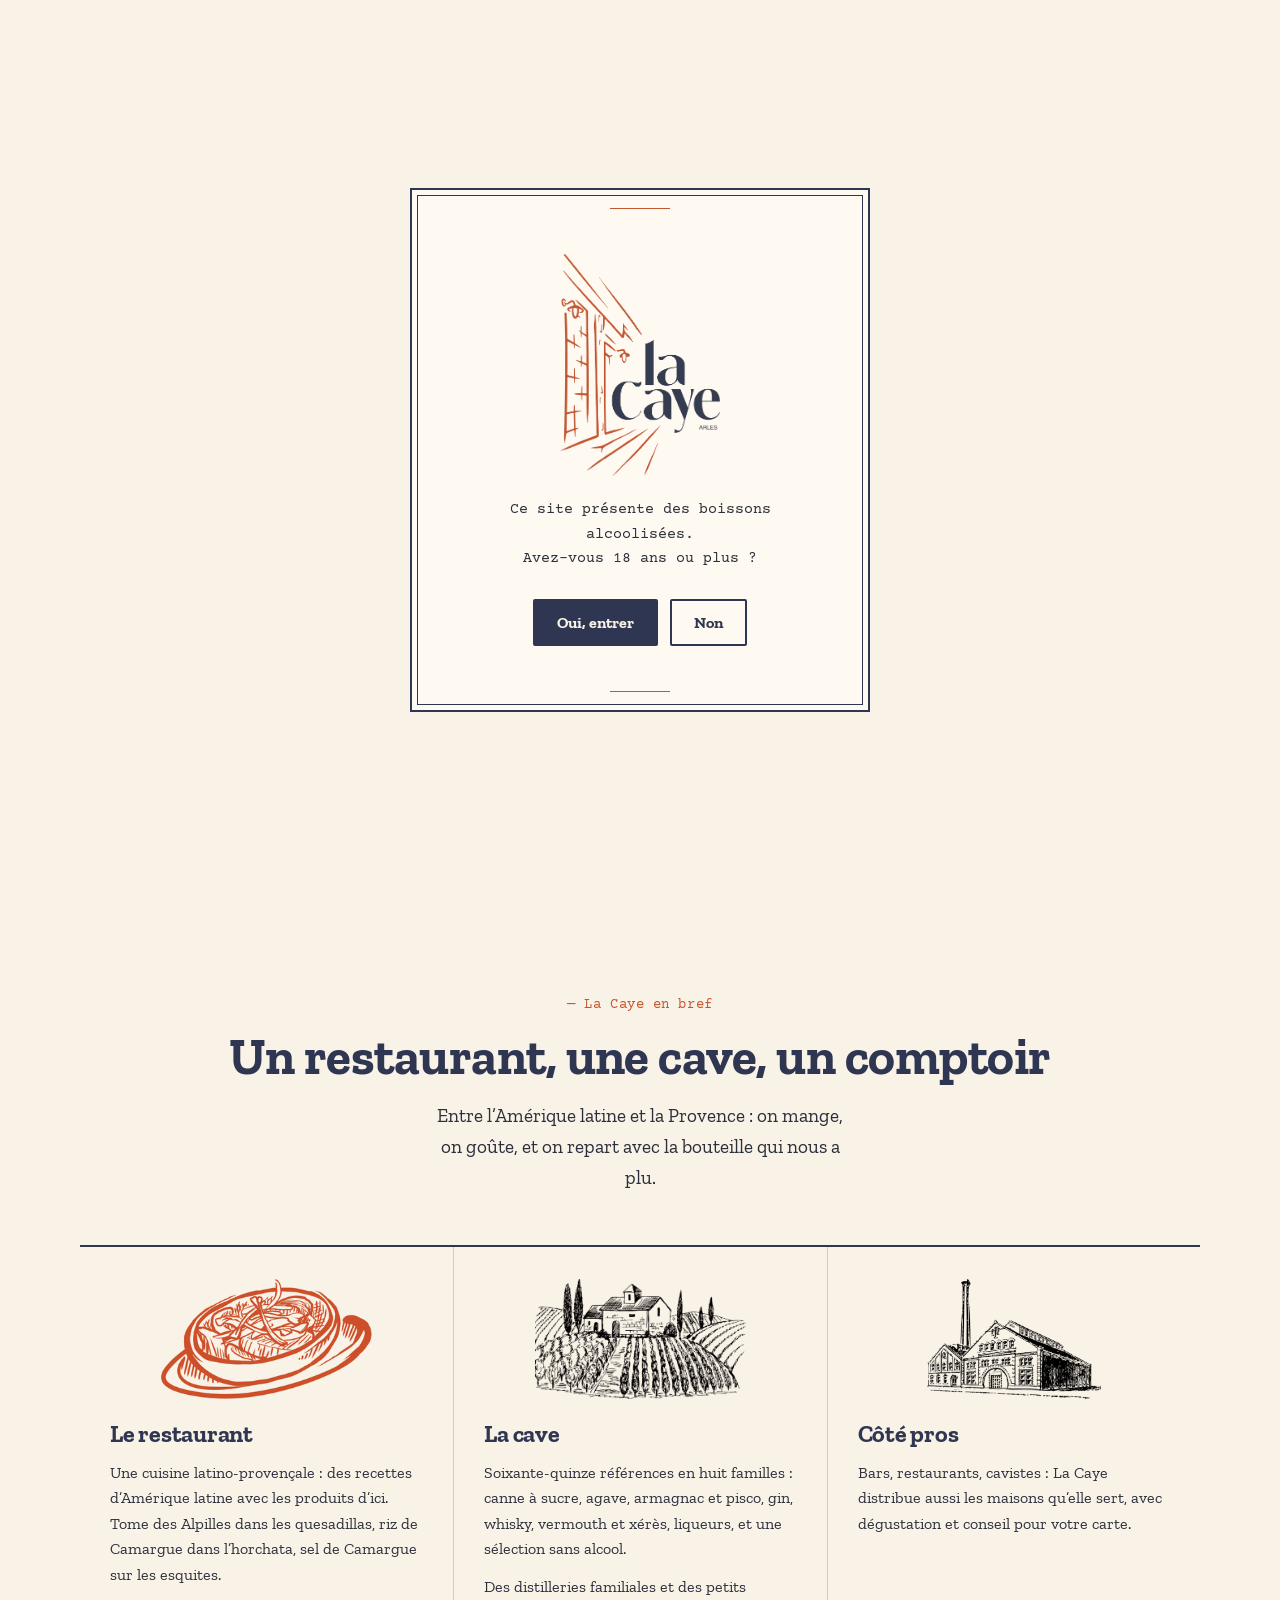
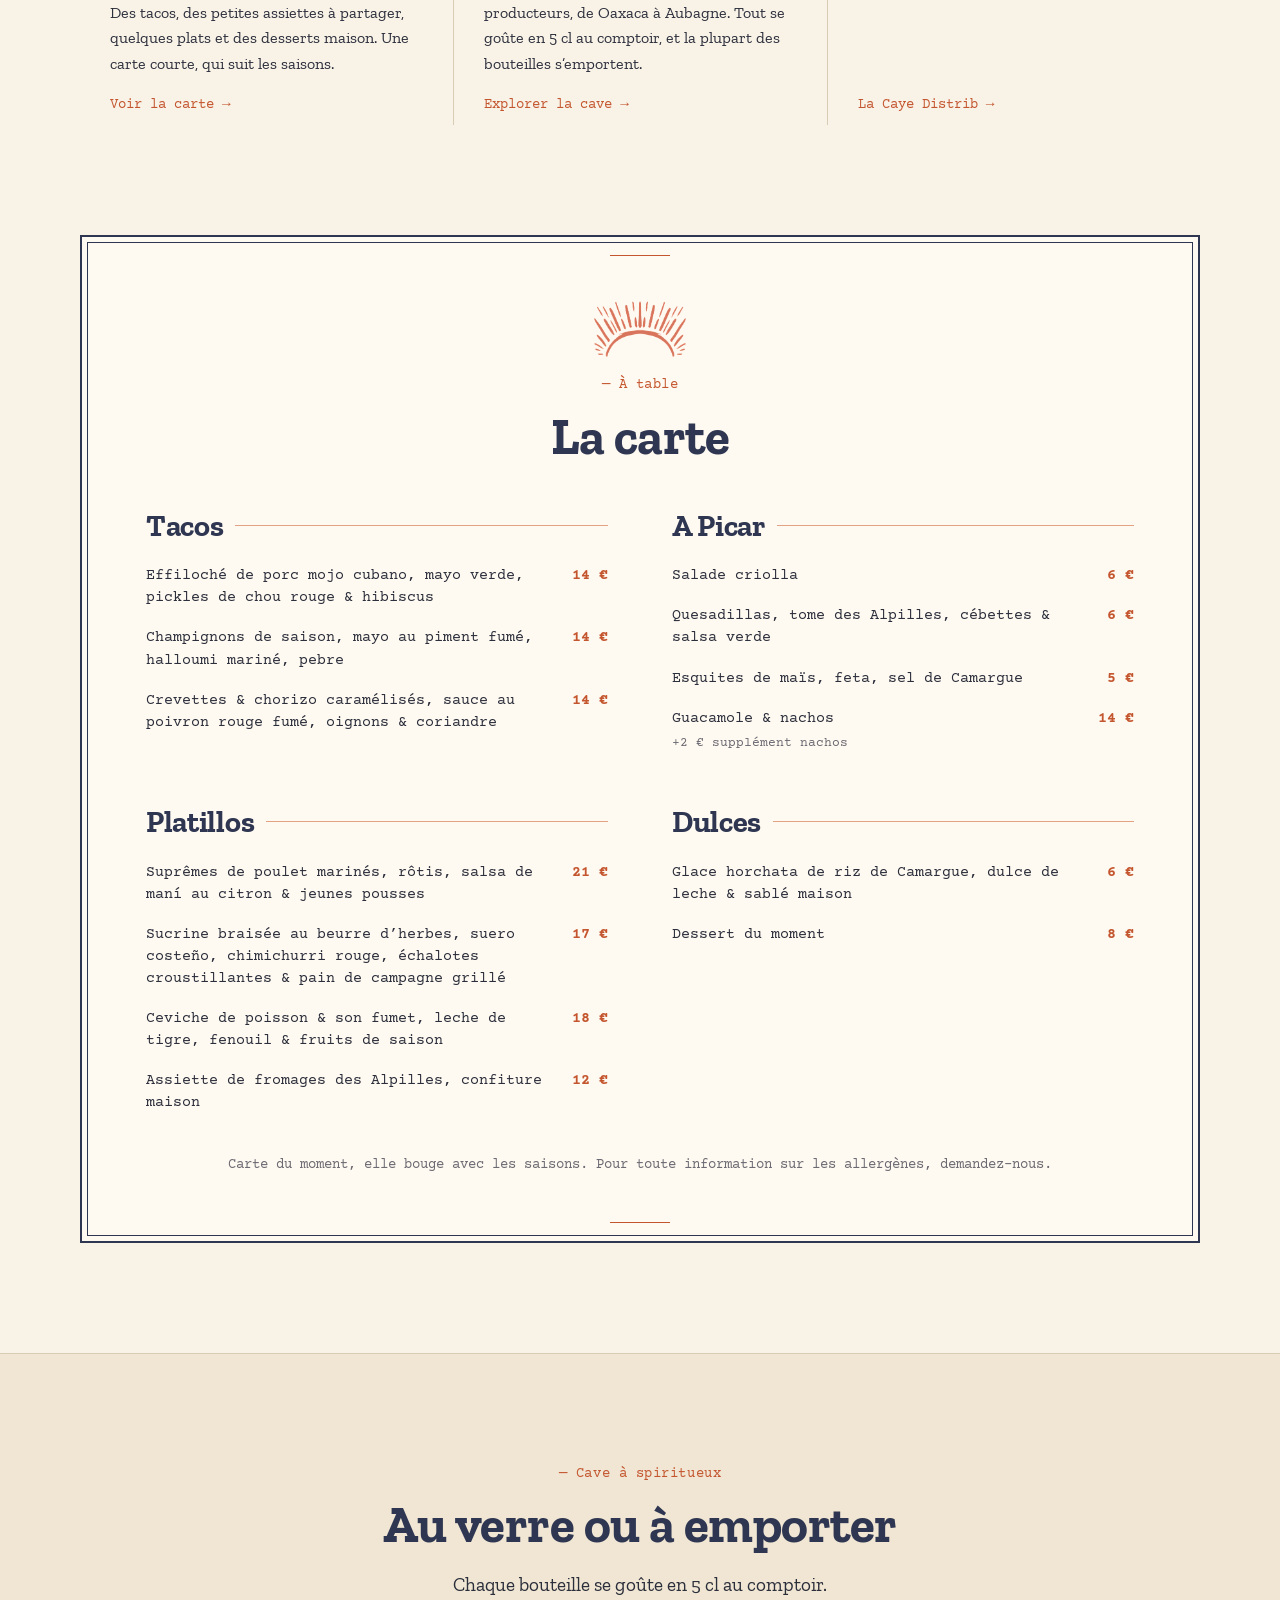
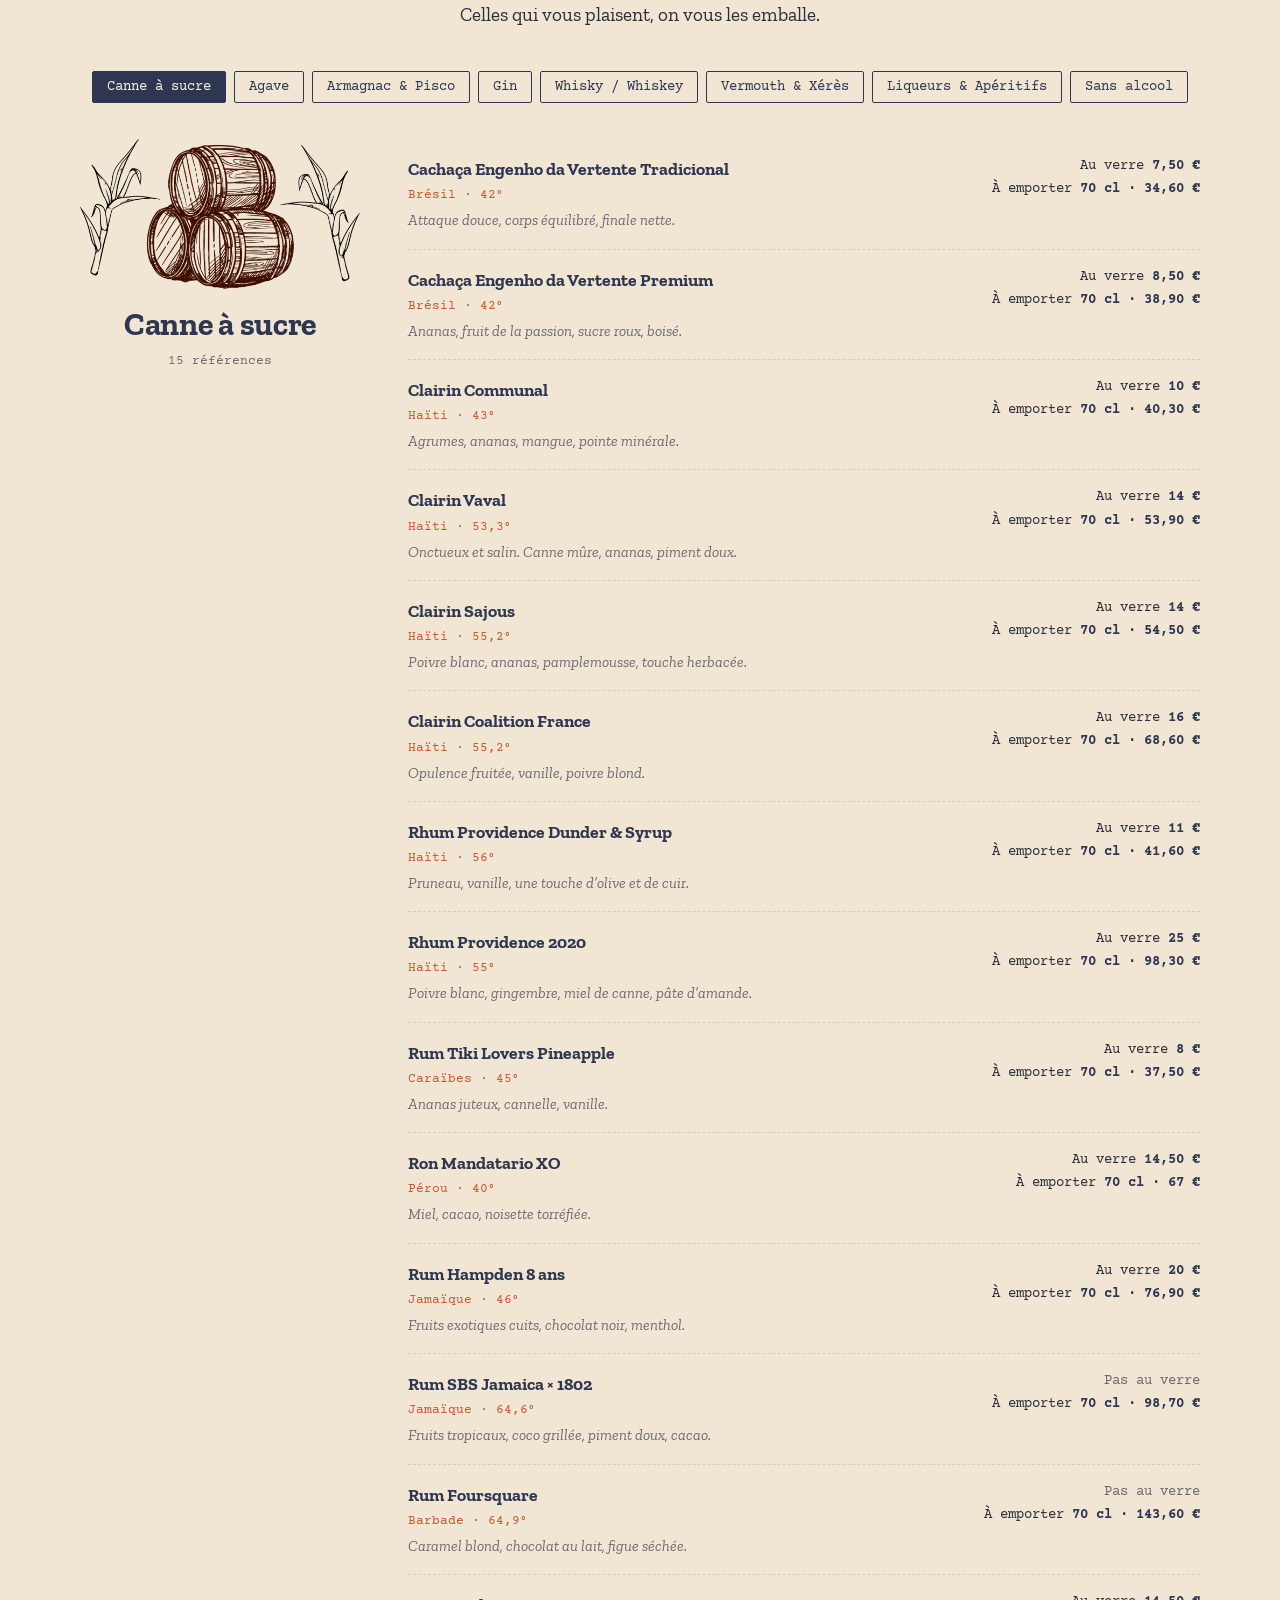
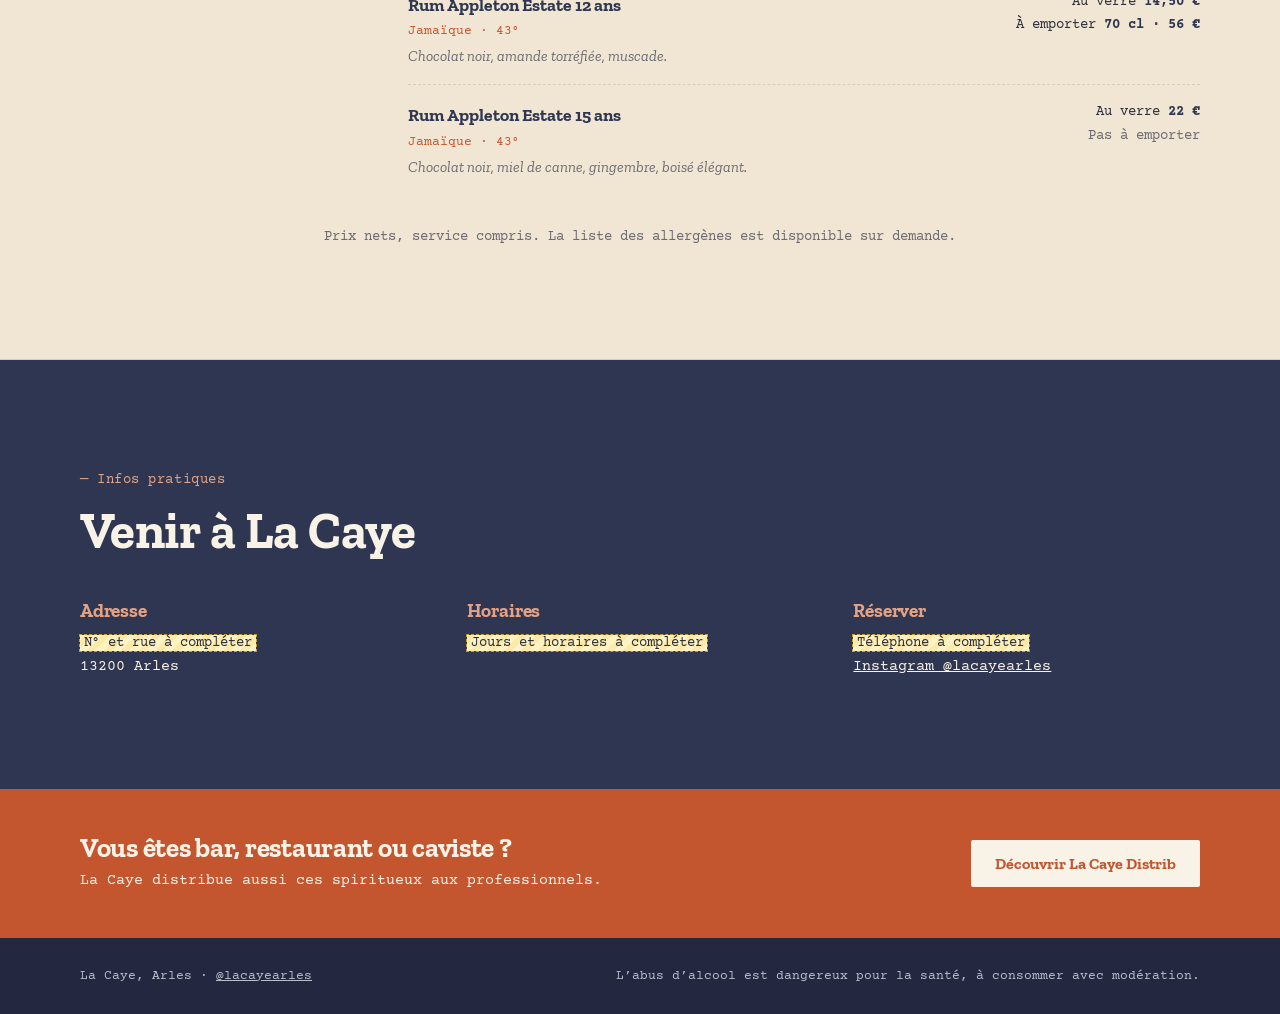
<file: index.html>
<!doctype html>
<html lang="fr">
<head>
  <meta charset="utf-8" />
  <meta name="viewport" content="width=device-width, initial-scale=1" />
  <title>La Caye — Restaurant latino-provençal & cave à spiritueux, Arles</title>
  <meta name="description" content="La Caye à Arles : cuisine latino-provençale, tacos, ceviche, et une cave à spiritueux à déguster au verre ou à emporter. Rhums, mezcals, tequilas, gins, armagnacs." />
  <link rel="preconnect" href="https://fonts.googleapis.com" />
  <link rel="preconnect" href="https://fonts.gstatic.com" crossorigin />
  <link href="https://fonts.googleapis.com/css2?family=Courier+Prime:wght@400;700&family=Zilla+Slab:ital,wght@0,400;0,500;0,700;1,400&display=swap" rel="stylesheet" />
  <link rel="stylesheet" href="styles.css" />
</head>
<body>
  <header class="nav">
    <div class="wrap">
      <a href="#" class="logo-mini">la caye<span>.</span></a>
      <nav>
        <a href="#table">À table</a>
        <a href="#cave">La cave</a>
        <a href="#maison">La maison</a>
        <a href="#infos">Infos</a>
        <a href="pro.html" class="switch">Espace pro</a>
      </nav>
    </div>
  </header>

  <main>
    <section class="hero-solo">
      <img class="deco deco-l" src="assets/illus/agave.png" alt="" />
      <img class="deco deco-r" src="assets/illus/canne.png" alt="" />
      <div class="framed hero-card">
        <img class="logo" src="assets/logo.png" alt="La Caye, Arles" width="769" height="1070" />
        <p class="tag">Restaurant latino-provençal & cave à spiritueux</p>
        <p class="lede">Des tacos, du ceviche, des produits des Alpilles et de Camargue. Et derrière le comptoir, soixante-quinze spiritueux à goûter au verre ou à emporter.</p>
        <div class="btns">
          <a href="#table" class="btn">Voir la carte</a>
          <a href="#cave" class="btn ghost">Explorer la cave</a>
        </div>
      </div>
    </section>

    <section id="maison" class="bref">
      <div class="wrap">
        <div class="center">
          <p class="kicker">— La Caye en bref</p>
          <h2>Un restaurant, une cave, un comptoir</h2>
          <p class="lede">Entre l’Amérique latine et la Provence : on mange, on goûte, et on repart avec la bouteille qui nous a plu.</p>
        </div>
        <div class="bref-grid">
          <article>
            <img src="assets/illus/plat.png" alt="" />
            <h3>Le restaurant</h3>
            <p>Une cuisine latino-provençale : des recettes d’Amérique latine avec les produits d’ici. Tome des Alpilles dans les quesadillas, riz de Camargue dans l’horchata, sel de Camargue sur les esquites.</p>
            <p>Des tacos, des petites assiettes à partager, quelques plats et des desserts maison. Une carte courte, qui suit les saisons.</p>
            <a href="#table">Voir la carte →</a>
          </article>
          <article>
            <img src="assets/illus/armagnac.png" alt="" />
            <h3>La cave</h3>
            <p>Soixante-quinze références en huit familles : canne à sucre, agave, armagnac et pisco, gin, whisky, vermouth et xérès, liqueurs, et une sélection sans alcool.</p>
            <p>Des distilleries familiales et des petits producteurs, de Oaxaca à Aubagne. Tout se goûte en 5 cl au comptoir, et la plupart des bouteilles s’emportent.</p>
            <a href="#cave">Explorer la cave →</a>
          </article>
          <article>
            <img src="assets/illus/whisky.png" alt="" />
            <h3>Côté pros</h3>
            <p>Bars, restaurants, cavistes : La Caye distribue aussi les maisons qu’elle sert, avec dégustation et conseil pour votre carte.</p>
            <a href="pro.html">La Caye Distrib →</a>
          </article>
        </div>
      </div>
    </section>

    <section id="table" style="padding-top:0">
      <div class="wrap">
        <div class="framed">
          <div class="center">
            <img class="sun" src="assets/illus/soleil.png" alt="" />
            <p class="kicker">— À table</p>
            <h2>La carte</h2>
          </div>
          <div class="menu-grid" id="menu"></div>
          <p class="note">Carte du moment, elle bouge avec les saisons. Pour toute information sur les allergènes, demandez-nous.</p>
        </div>
      </div>
    </section>

    <section id="cave" class="cave-bg">
      <div class="wrap">
        <div class="center">
          <p class="kicker">— Cave à spiritueux</p>
          <h2>Au verre ou à emporter</h2>
          <p class="lede">Chaque bouteille se goûte en 5 cl au comptoir. Celles qui vous plaisent, on vous les emballe.</p>
        </div>
        <div class="tabs" role="tablist" id="tabs"></div>
        <div class="cave-panel" id="panel"></div>
        <p class="note">Prix nets, service compris. La liste des allergènes est disponible sur demande.</p>
      </div>
    </section>

    <section id="infos" class="infos">
      <div class="wrap">
        <p class="kicker">— Infos pratiques</p>
        <h2>Venir à La Caye</h2>
        <div class="info-grid">
          <div>
            <h3>Adresse</h3>
            <p><span class="todo">N° et rue à compléter</span><br />13200 Arles</p>
          </div>
          <div>
            <h3>Horaires</h3>
            <p><span class="todo">Jours et horaires à compléter</span></p>
          </div>
          <div>
            <h3>Réserver</h3>
            <p><span class="todo">Téléphone à compléter</span><br /><a href="https://www.instagram.com/lacayearles/" target="_blank" rel="noopener">Instagram @lacayearles</a></p>
          </div>
        </div>
      </div>
    </section>

    <aside class="crosslink">
      <div class="wrap">
        <div>
          <h3>Vous êtes bar, restaurant ou caviste ?</h3>
          <p>La Caye distribue aussi ces spiritueux aux professionnels.</p>
        </div>
        <a href="pro.html" class="btn">Découvrir La Caye Distrib</a>
      </div>
    </aside>
  </main>

  <footer class="foot">
    <div class="wrap">
      <span>La Caye, Arles · <a href="https://www.instagram.com/lacayearles/" target="_blank" rel="noopener">@lacayearles</a></span>
      <span>L’abus d’alcool est dangereux pour la santé, à consommer avec modération.</span>
    </div>
  </footer>

  <div class="age" id="age">
    <div class="framed">
      <img class="logo" src="assets/logo.png" alt="La Caye" />
      <p>Ce site présente des boissons alcoolisées.<br />Avez-vous 18 ans ou plus ?</p>
      <div class="btns"><button class="btn" id="age-yes">Oui, entrer</button><a class="btn ghost" href="https://www.google.com">Non</a></div>
    </div>
  </div>

  <script src="data.js"></script>
  <script src="site.js"></script>
</body>
</html>
</file>
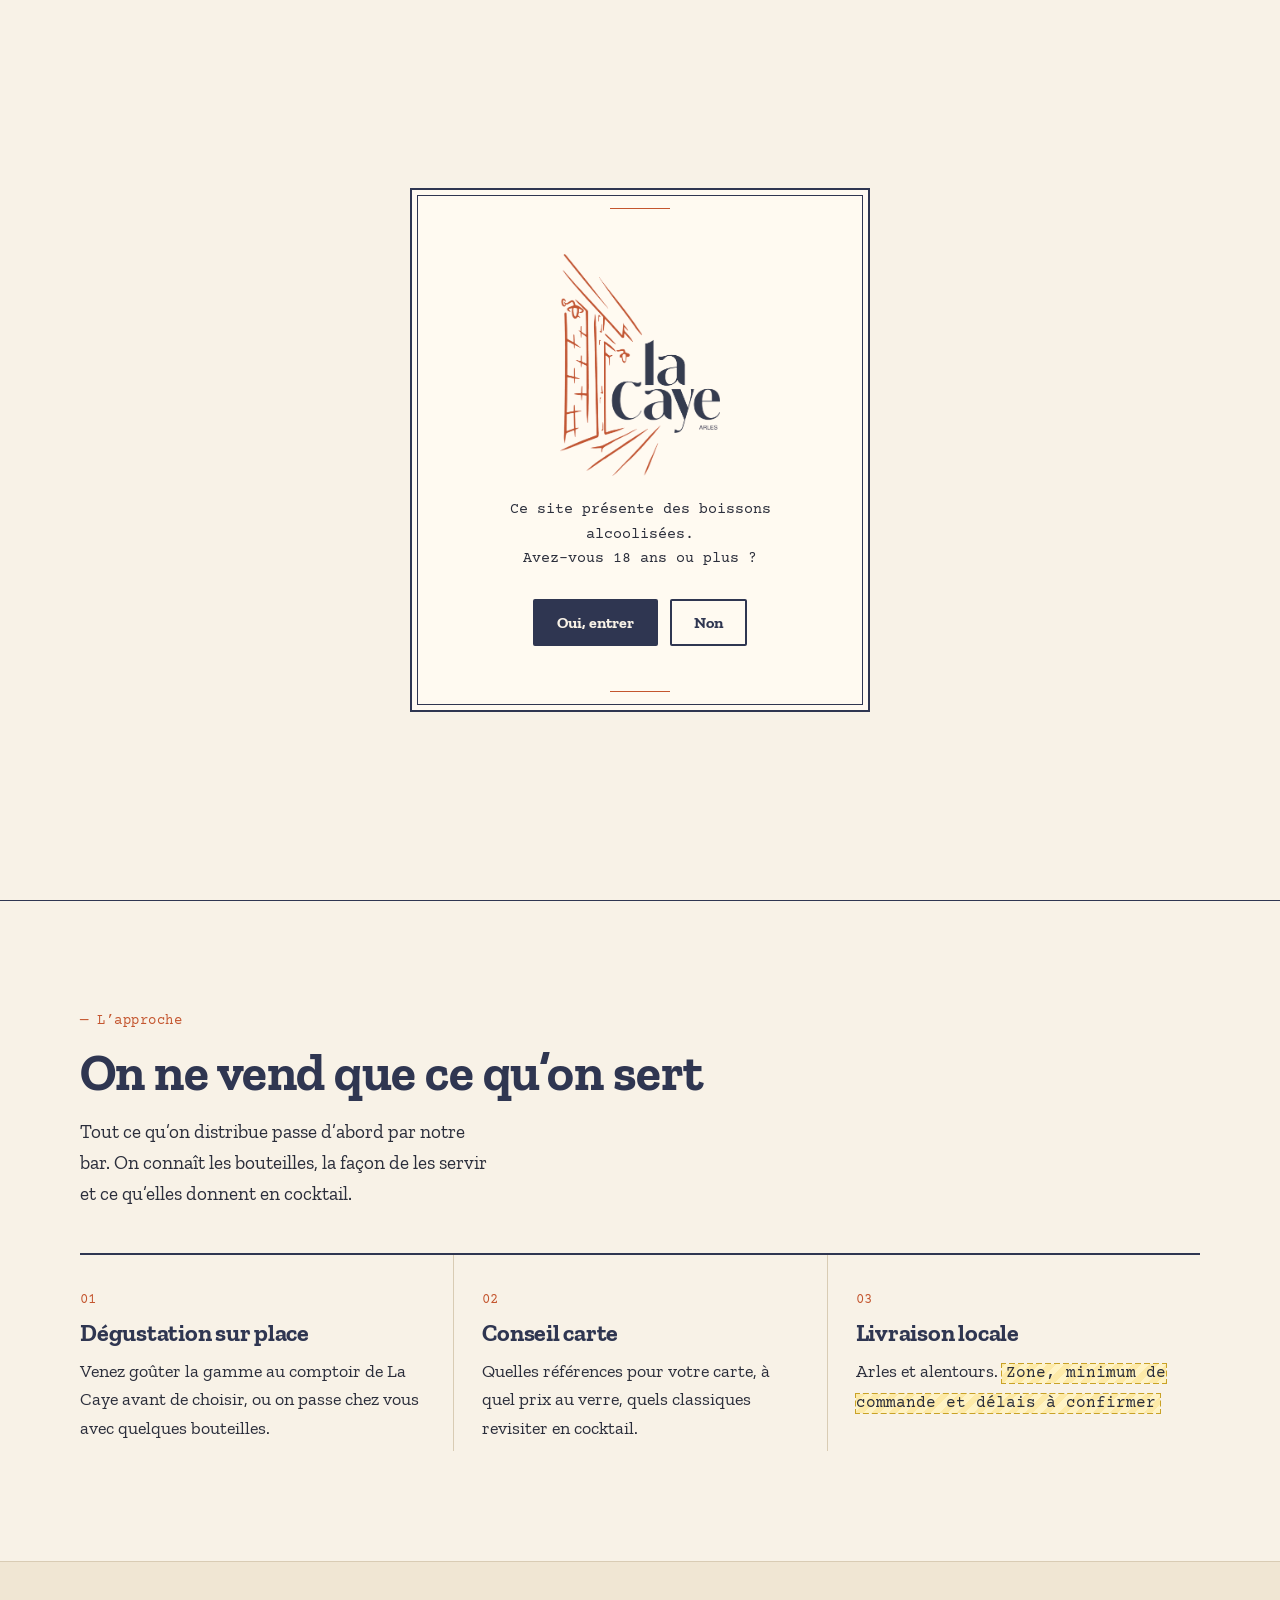
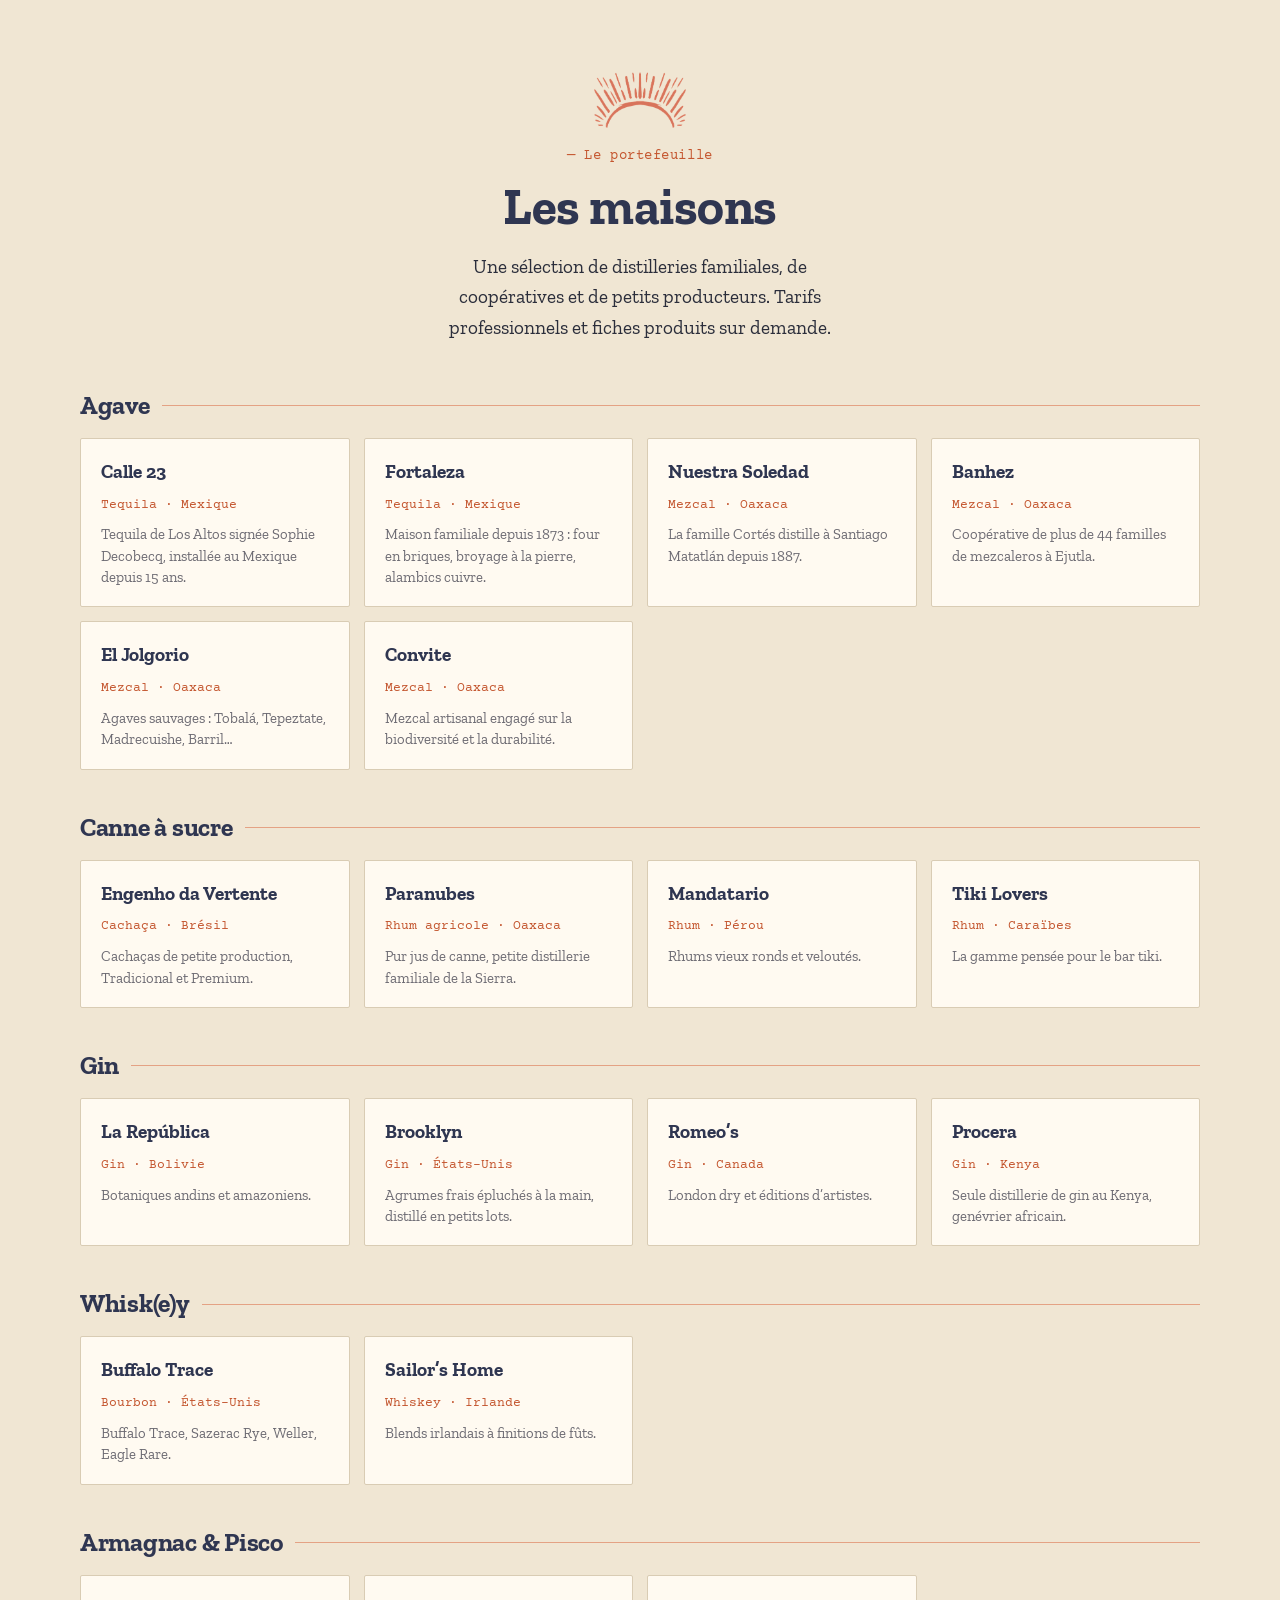
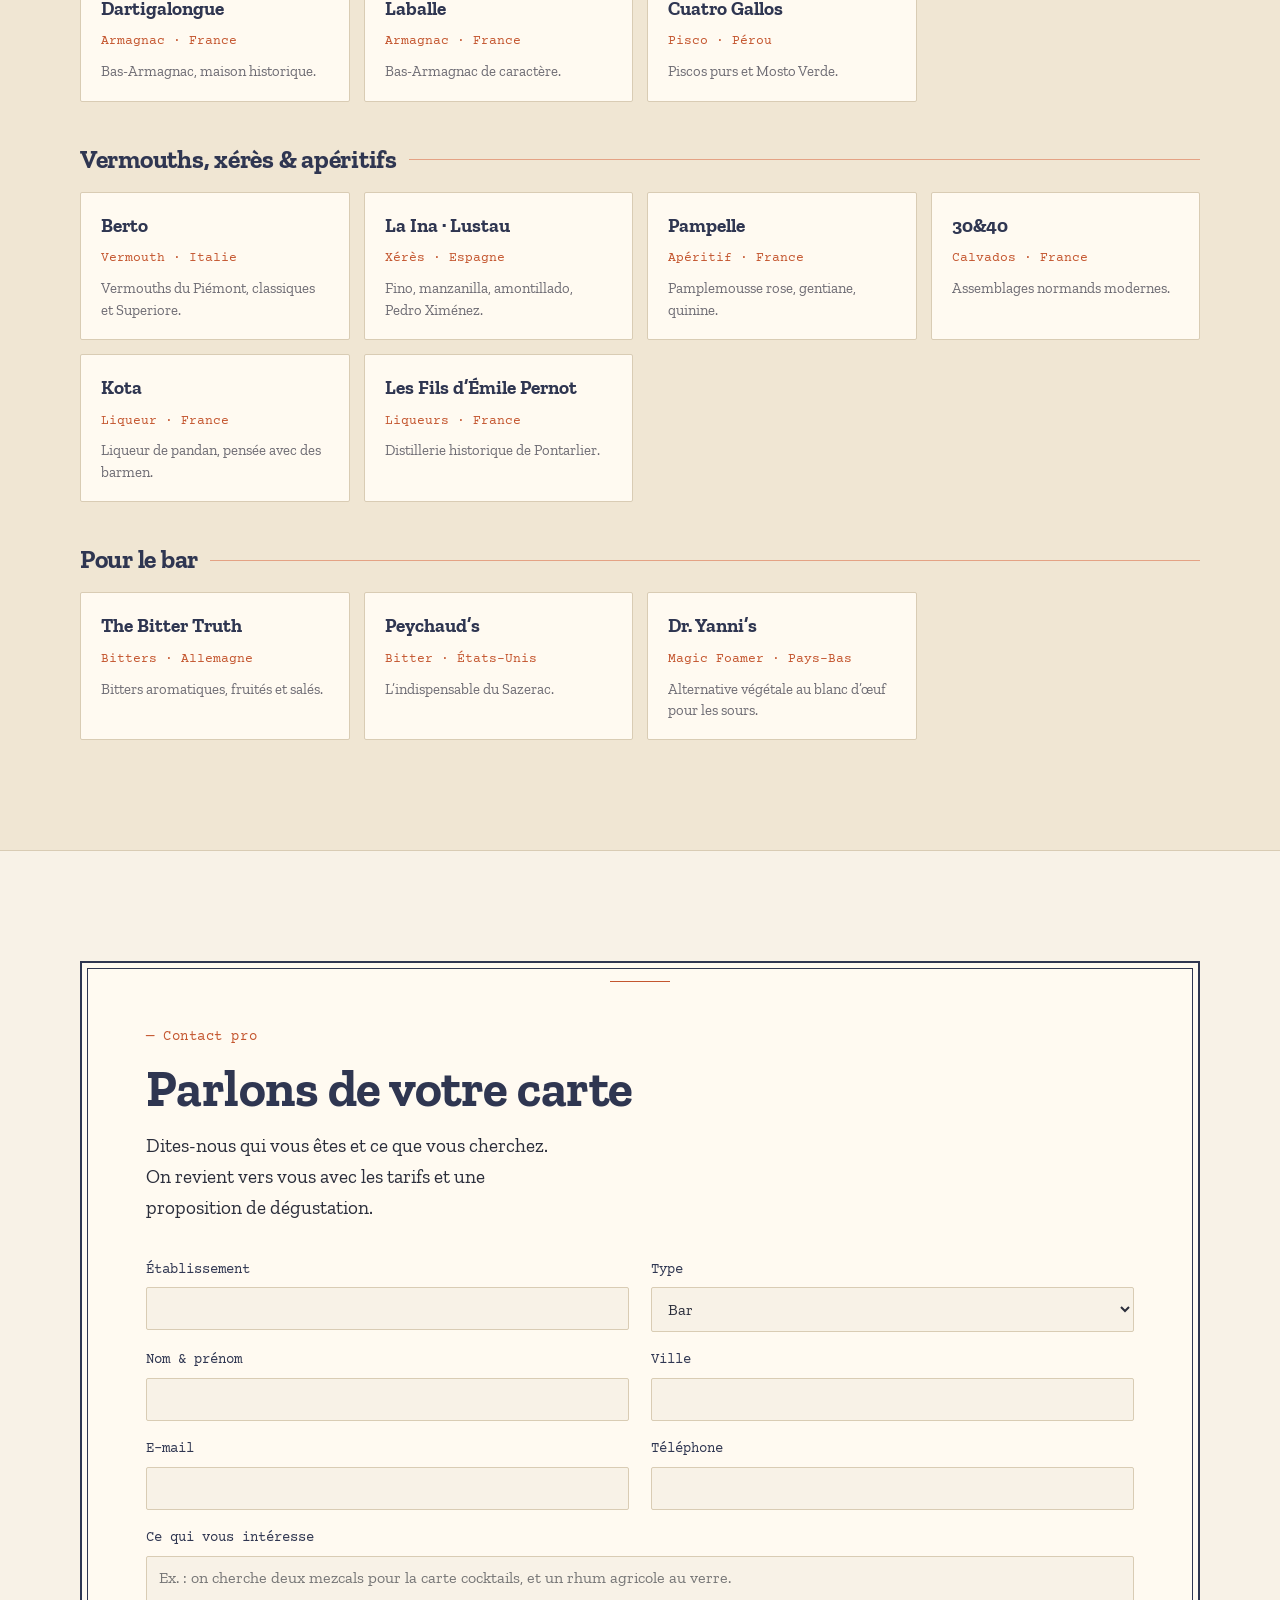
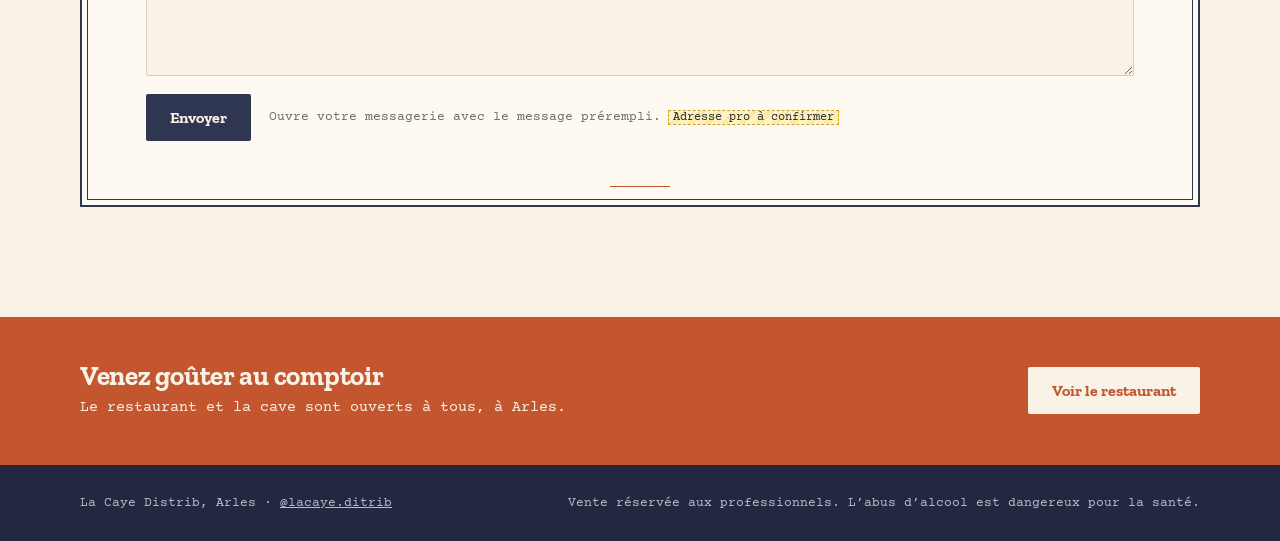
<file: pro.html>
<!doctype html>
<html lang="fr">
<head>
  <meta charset="utf-8" />
  <meta name="viewport" content="width=device-width, initial-scale=1" />
  <title>La Caye Distrib — Spiritueux pour les professionnels, Arles</title>
  <meta name="description" content="La Caye Distrib : spiritueux de producteurs indépendants pour bars, restaurants et cavistes autour d’Arles. Mezcal, tequila, rhum, gin, armagnac, vermouth." />
  <link rel="preconnect" href="https://fonts.googleapis.com" />
  <link rel="preconnect" href="https://fonts.gstatic.com" crossorigin />
  <link href="https://fonts.googleapis.com/css2?family=Courier+Prime:wght@400;700&family=Zilla+Slab:ital,wght@0,400;0,500;0,700;1,400&display=swap" rel="stylesheet" />
  <link rel="stylesheet" href="styles.css" />
</head>
<body>
  <header class="nav">
    <div class="wrap">
      <a href="pro.html" class="logo-mini">la caye<span>.</span> <small style="font:400 .8rem var(--type);color:var(--rust)">distrib</small></a>
      <nav>
        <a href="#approche">L’approche</a>
        <a href="#maisons">Les maisons</a>
        <a href="#contact">Contact</a>
        <a href="index.html" class="switch">Le restaurant</a>
      </nav>
    </div>
  </header>

  <main>
    <section class="hero pro-hero" style="padding:0">
      <div class="hero-text">
        <p class="tag">La Caye Distrib · Arles</p>
        <h1>Les spiritueux de notre comptoir, <span>pour le vôtre.</span></h1>
        <p class="lede">Bars, restaurants, cavistes : on vous fait découvrir et on vous livre les maisons qu’on sert chez nous. Des producteurs indépendants, du Mexique à la Provence.</p>
        <div class="btns">
          <a href="#maisons" class="btn">Voir les maisons</a>
          <a href="#contact" class="btn ghost">Prendre rendez-vous</a>
        </div>
      </div>
      <div class="hero-illus">
        <img src="assets/illus/agave.png" alt="" />
        <img class="sun-big" src="assets/illus/soleil.png" alt="" />
      </div>
    </section>

    <section id="approche">
      <div class="wrap">
        <p class="kicker">— L’approche</p>
        <h2>On ne vend que ce qu’on sert</h2>
        <p class="lede" style="margin-top:16px">Tout ce qu’on distribue passe d’abord par notre bar. On connaît les bouteilles, la façon de les servir et ce qu’elles donnent en cocktail.</p>
        <div class="services">
          <div>
            <span class="n">01</span>
            <h3>Dégustation sur place</h3>
            <p>Venez goûter la gamme au comptoir de La Caye avant de choisir, ou on passe chez vous avec quelques bouteilles.</p>
          </div>
          <div>
            <span class="n">02</span>
            <h3>Conseil carte</h3>
            <p>Quelles références pour votre carte, à quel prix au verre, quels classiques revisiter en cocktail.</p>
          </div>
          <div>
            <span class="n">03</span>
            <h3>Livraison locale</h3>
            <p>Arles et alentours. <span class="todo">Zone, minimum de commande et délais à confirmer</span></p>
          </div>
        </div>
      </div>
    </section>

    <section id="maisons" class="cave-bg">
      <div class="wrap">
        <div class="center">
          <img class="sun" src="assets/illus/soleil.png" alt="" />
          <p class="kicker">— Le portefeuille</p>
          <h2>Les maisons</h2>
          <p class="lede">Une sélection de distilleries familiales, de coopératives et de petits producteurs. Tarifs professionnels et fiches produits sur demande.</p>
        </div>
        <div class="families" id="families"></div>
      </div>
    </section>

    <section id="contact">
      <div class="wrap">
        <div class="framed">
          <p class="kicker">— Contact pro</p>
          <h2>Parlons de votre carte</h2>
          <p class="lede" style="margin-top:14px">Dites-nous qui vous êtes et ce que vous cherchez. On revient vers vous avec les tarifs et une proposition de dégustation.</p>
          <form class="form" id="pro-form">
            <label>Établissement<input name="etab" required /></label>
            <label>Type
              <select name="type">
                <option>Bar</option><option>Restaurant</option><option>Caviste</option><option>Hôtel</option><option>Autre</option>
              </select>
            </label>
            <label>Nom & prénom<input name="nom" required /></label>
            <label>Ville<input name="ville" /></label>
            <label>E-mail<input name="email" type="email" required /></label>
            <label>Téléphone<input name="tel" type="tel" /></label>
            <label class="full">Ce qui vous intéresse<textarea name="msg" placeholder="Ex. : on cherche deux mezcals pour la carte cocktails, et un rhum agricole au verre."></textarea></label>
            <div class="actions">
              <button class="btn" type="submit">Envoyer</button>
              <p>Ouvre votre messagerie avec le message prérempli. <span class="todo">Adresse pro à confirmer</span></p>
            </div>
          </form>
        </div>
      </div>
    </section>

    <aside class="crosslink">
      <div class="wrap">
        <div>
          <h3>Venez goûter au comptoir</h3>
          <p>Le restaurant et la cave sont ouverts à tous, à Arles.</p>
        </div>
        <a href="index.html" class="btn">Voir le restaurant</a>
      </div>
    </aside>
  </main>

  <footer class="foot">
    <div class="wrap">
      <span>La Caye Distrib, Arles · <a href="https://www.instagram.com/lacaye.ditrib/" target="_blank" rel="noopener">@lacaye.ditrib</a></span>
      <span>Vente réservée aux professionnels. L’abus d’alcool est dangereux pour la santé.</span>
    </div>
  </footer>

  <div class="age" id="age">
    <div class="framed">
      <img class="logo" src="assets/logo.png" alt="La Caye" />
      <p>Ce site présente des boissons alcoolisées.<br />Avez-vous 18 ans ou plus ?</p>
      <div class="btns"><button class="btn" id="age-yes">Oui, entrer</button><a class="btn ghost" href="https://www.google.com">Non</a></div>
    </div>
  </div>

  <script src="data.js"></script>
  <script src="site.js"></script>
</body>
</html>
</file>
<file: styles.css>
/* =========================================================
   La Caye — Arles
   Identité reprise du menu : papier crème, encre bleu nuit,
   terracotta, gravures, soleil levant.
   ========================================================= */
:root {
  --paper: #f8f2e7;
  --paper-2: #f0e6d3;
  --navy: #2f3651;
  --navy-2: #232840;
  --rust: #c4562f;
  --rust-soft: #e4a284;
  --ink: #2b2e3b;
  --muted: #6c6a72;
  --line: #d9ccb4;
  --slab: "Zilla Slab", Rockwell, Georgia, serif;
  --type: "Courier Prime", "Courier New", monospace;
}

* { box-sizing: border-box; margin: 0; padding: 0; }
html { scroll-behavior: smooth; }
body { background: var(--paper); color: var(--ink); font: 400 18px/1.6 var(--slab); -webkit-font-smoothing: antialiased; }
img { display: block; max-width: 100%; height: auto; }
a { color: inherit; }
::selection { background: var(--rust); color: var(--paper); }

.wrap { max-width: 1160px; margin: 0 auto; padding: 0 20px; }
h1, h2, h3 { font-family: var(--slab); font-weight: 700; color: var(--navy); line-height: 1.1; letter-spacing: -.01em; }
h2 { font-size: clamp(2rem, 4.6vw, 3.2rem); }
h3 { font-size: 1.5rem; }
.kicker { font-family: var(--type); font-size: .85rem; color: var(--rust); letter-spacing: .04em; margin-bottom: 12px; }
.lede { font-size: 1.2rem; max-width: 38ch; }

/* Champs à compléter par le client — visibles exprès */
.todo { background: repeating-linear-gradient(-45deg, #fff3c4 0 6px, #fdeaa8 6px 12px); outline: 1px dashed #c9a227; padding: 0 4px; font-family: var(--type); font-size: .9em; color: var(--ink); }

/* ---------- Navigation ---------- */
.nav { position: sticky; top: 0; z-index: 20; background: rgba(248, 242, 231, .95); border-bottom: 1px solid var(--line); }
.nav .wrap { display: flex; align-items: center; justify-content: space-between; gap: 20px; height: 64px; }
.nav .logo-mini { font-weight: 700; font-size: 1.5rem; color: var(--navy); text-decoration: none; letter-spacing: -.02em; }
.nav .logo-mini span { color: var(--rust); }
.nav nav { display: flex; gap: 26px; align-items: center; font-family: var(--type); font-size: .9rem; }
.nav nav a { text-decoration: none; }
.nav nav a:hover { color: var(--rust); }
.nav .switch { border: 1.5px solid var(--navy); padding: 6px 14px; border-radius: 2px; }
.nav .switch:hover { background: var(--navy); color: var(--paper); }
@media (max-width: 760px) { .nav nav a:not(.switch) { display: none; } }

/* ---------- Boutons ---------- */
.btn { display: inline-block; font: 700 1rem var(--slab); text-decoration: none; padding: 12px 22px; border: 2px solid var(--navy); background: var(--navy); color: var(--paper); border-radius: 2px; transition: background .2s, color .2s, border-color .2s; cursor: pointer; }
.btn:hover { background: var(--rust); border-color: var(--rust); }
.btn.ghost { background: transparent; color: var(--navy); }
.btn.ghost:hover { background: var(--navy); color: var(--paper); border-color: var(--navy); }
.btns { display: flex; flex-wrap: wrap; gap: 12px; margin-top: 28px; }

/* ---------- Hero ---------- */
.hero { display: grid; grid-template-columns: 1fr 1.15fr; min-height: min(calc(100vh - 64px), 860px); border-bottom: 1px solid var(--line); }
.hero-text { display: flex; flex-direction: column; justify-content: center; padding: 56px clamp(20px, 5vw, 72px); }
.hero-text .logo { width: min(280px, 65%); margin-bottom: 36px; }
.hero-text .tag { font-family: var(--type); color: var(--rust); font-size: .95rem; margin-bottom: 14px; }
.hero-photo { position: relative; overflow: hidden; background: var(--navy-2); }
.hero-photo img { width: 100%; height: 100%; object-fit: cover; }
.hero-photo figcaption { position: absolute; left: 20px; bottom: 18px; font-family: var(--type); font-size: .8rem; color: #f8f2e7; text-shadow: 0 1px 3px rgba(0,0,0,.6); }
@media (max-width: 900px) { .hero { grid-template-columns: 1fr; min-height: 0; } .hero-photo { height: 60vh; } }

/* ---------- Sections ---------- */
section { padding: clamp(64px, 9vw, 110px) 0; }
.sun { width: 92px; margin: 0 auto 18px; }
.center { text-align: center; }
.center .lede { margin: 16px auto 0; }

.split { display: grid; grid-template-columns: 1fr 1fr; gap: clamp(32px, 6vw, 80px); align-items: center; }
.split .photo { aspect-ratio: 4 / 5; overflow: hidden; border-radius: 2px; box-shadow: 14px 14px 0 var(--paper-2); }
.split .photo img { width: 100%; height: 100%; object-fit: cover; }
.split p + p { margin-top: 16px; }
.split .lede { margin-top: 18px; }
@media (max-width: 860px) { .split { grid-template-columns: 1fr; } .split .photo { aspect-ratio: 4 / 3; } }

/* Cadre double, comme le menu imprimé */
.framed { position: relative; background: #fffaf1; border: 2px solid var(--navy); outline: 1px solid var(--navy); outline-offset: -8px; padding: clamp(36px, 5vw, 64px) clamp(22px, 5vw, 64px); }
.framed::before, .framed::after { content: ""; position: absolute; left: 50%; transform: translateX(-50%); width: 60px; height: 1px; background: var(--rust); }
.framed::before { top: 18px; }
.framed::after { bottom: 18px; }

/* ---------- Menu resto ---------- */
.menu-grid { display: grid; grid-template-columns: 1fr 1fr; gap: 44px 64px; margin-top: 44px; }
@media (max-width: 820px) { .menu-grid { grid-template-columns: 1fr; } }
.menu-cat h3 { font-size: 1.9rem; margin-bottom: 14px; display: flex; align-items: center; gap: 12px; }
.menu-cat h3::after { content: ""; flex: 1; height: 1px; background: var(--rust-soft); }
.dish { display: grid; grid-template-columns: 1fr auto; gap: 4px 20px; padding: 9px 0; font-family: var(--type); font-size: .95rem; line-height: 1.45; }
.dish .price { color: var(--rust); font-weight: 700; }
.dish small { grid-column: 1; color: var(--muted); font-size: .8rem; }
.note { font-family: var(--type); font-size: .85rem; color: var(--muted); margin-top: 32px; text-align: center; }

/* ---------- Cave ---------- */
.cave-bg { background: var(--paper-2); border-top: 1px solid var(--line); border-bottom: 1px solid var(--line); }
.tabs { display: flex; flex-wrap: wrap; justify-content: center; gap: 8px; margin: 40px 0 36px; }
.tab { font: 400 .88rem var(--type); background: transparent; color: var(--navy); border: 1.5px solid var(--navy); padding: 7px 14px; border-radius: 2px; cursor: pointer; }
.tab:hover { border-color: var(--rust); color: var(--rust); }
.tab[aria-selected="true"] { background: var(--navy); color: var(--paper); border-color: var(--navy); }
.cave-panel { display: grid; grid-template-columns: 280px 1fr; gap: 48px; align-items: start; }
.cave-panel .illus { position: sticky; top: 100px; text-align: center; }
.cave-panel .illus img { max-height: 260px; margin: 0 auto 18px; }
.cave-panel .illus h3 { font-size: 2rem; }
.cave-panel .illus p { font-family: var(--type); font-size: .82rem; color: var(--muted); margin-top: 8px; }
@media (max-width: 860px) { .cave-panel { grid-template-columns: 1fr; gap: 24px; } .cave-panel .illus { position: static; } .cave-panel .illus img { max-height: 160px; } }
.bottle { padding: 16px 0; border-bottom: 1px dashed var(--line); display: grid; grid-template-columns: 1fr auto; gap: 2px 24px; }
.bottle:last-child { border-bottom: 0; }
.bottle .name { font-weight: 700; color: var(--navy); font-size: 1.1rem; }
.bottle .orig { font-family: var(--type); font-size: .82rem; color: var(--rust); }
.bottle .notes { grid-column: 1; color: var(--muted); font-size: .95rem; font-style: italic; }
.bottle .prices { grid-row: 1 / span 3; grid-column: 2; text-align: right; font-family: var(--type); font-size: .85rem; line-height: 1.7; white-space: nowrap; }
.bottle .prices b { color: var(--navy); }
.bottle .na { color: var(--muted); }
@media (max-width: 560px) { .bottle { grid-template-columns: 1fr; } .bottle .prices { grid-row: auto; grid-column: 1; text-align: left; white-space: normal; margin-top: 4px; } }

/* ---------- Galerie ---------- */
.gallery { display: grid; grid-template-columns: 2fr 1fr 1fr; grid-template-rows: 280px 280px; gap: 10px; margin-top: 40px; }
.gallery figure { overflow: hidden; border-radius: 2px; background: var(--navy-2); }
.gallery img { width: 100%; height: 100%; object-fit: cover; transition: transform .6s ease; }
.gallery figure:hover img { transform: scale(1.03); }
.gallery figure:first-child { grid-row: span 2; }
.gallery figure:nth-child(4) { grid-column: span 2; }
@media (max-width: 760px) { .gallery { grid-template-columns: 1fr 1fr; grid-template-rows: 220px 160px 160px; } .gallery figure:first-child { grid-column: span 2; grid-row: auto; } .gallery figure:nth-child(4) { grid-column: span 1; } }

/* ---------- Infos ---------- */
.infos { background: var(--navy); color: var(--paper); }
.infos h2, .infos h3 { color: var(--paper); }
.infos .kicker { color: var(--rust-soft); }
.info-grid { display: grid; grid-template-columns: repeat(3, 1fr); gap: 40px; margin-top: 40px; }
.info-grid h3 { font-size: 1.2rem; margin-bottom: 10px; color: var(--rust-soft); }
.info-grid p { font-family: var(--type); font-size: .95rem; }
@media (max-width: 760px) { .info-grid { grid-template-columns: 1fr; gap: 28px; } }

/* ---------- Pied ---------- */
.foot { background: var(--navy-2); color: #b9bccb; font-family: var(--type); font-size: .8rem; padding: 28px 0; }
.foot .wrap { display: flex; justify-content: space-between; gap: 16px; flex-wrap: wrap; }
.foot a:hover { color: var(--paper); }

/* ---------- Bandeau vers l'autre vitrine ---------- */
.crosslink { background: var(--rust); color: var(--paper); }
.crosslink .wrap { display: flex; justify-content: space-between; align-items: center; gap: 24px; flex-wrap: wrap; padding-top: 44px; padding-bottom: 44px; }
.crosslink h3 { color: var(--paper); font-size: 1.7rem; }
.crosslink p { font-family: var(--type); font-size: .95rem; margin-top: 6px; }
.crosslink .btn { background: var(--paper); color: var(--rust); border-color: var(--paper); }
.crosslink .btn:hover { background: var(--navy); color: var(--paper); border-color: var(--navy); }

/* ---------- Pro ---------- */
.pro-hero { background: var(--navy); color: var(--paper); border-bottom: 0; }
.pro-hero h1 { color: var(--paper); font-size: clamp(2.4rem, 5.4vw, 4.2rem); }
.pro-hero h1 span { color: var(--rust-soft); }
.pro-hero .hero-text .tag { color: var(--rust-soft); }
.pro-hero .lede { color: #dcdde6; margin-top: 20px; }
.pro-hero .btn { background: var(--rust); border-color: var(--rust); }
.pro-hero .btn:hover { background: var(--paper); color: var(--navy); border-color: var(--paper); }
.pro-hero .btn.ghost { background: transparent; color: var(--paper); border-color: var(--paper); }
.pro-hero .btn.ghost:hover { background: var(--paper); color: var(--navy); }

.services { display: grid; grid-template-columns: repeat(3, 1fr); margin-top: 44px; border-top: 2px solid var(--navy); }
.services div { padding: 28px 28px 8px 0; }
.services div + div { padding-left: 28px; border-left: 1px solid var(--line); }
.services .n { font-family: var(--type); color: var(--rust); font-size: .9rem; }
.services h3 { margin: 8px 0 10px; }
@media (max-width: 820px) { .services { grid-template-columns: 1fr; } .services div + div { padding-left: 0; border-left: 0; border-top: 1px solid var(--line); } }

.families { margin-top: 48px; display: flex; flex-direction: column; gap: 44px; }
.family h3 { font-size: 1.6rem; margin-bottom: 18px; display: flex; align-items: center; gap: 12px; }
.family h3::after { content: ""; flex: 1; height: 1px; background: var(--rust-soft); }
.houses { display: grid; grid-template-columns: repeat(auto-fill, minmax(250px, 1fr)); gap: 14px; }
.house { background: #fffaf1; border: 1px solid var(--line); padding: 18px 20px; border-radius: 2px; transition: border-color .2s, transform .2s; }
.house:hover { border-color: var(--navy); transform: translateY(-2px); }
.house strong { display: block; color: var(--navy); font-size: 1.2rem; }
.house .orig { font-family: var(--type); font-size: .8rem; color: var(--rust); }
.house p { font-size: .92rem; color: var(--muted); margin-top: 8px; line-height: 1.45; }

.form { display: grid; grid-template-columns: 1fr 1fr; gap: 18px 22px; margin-top: 36px; }
.form label { display: flex; flex-direction: column; gap: 6px; font-family: var(--type); font-size: .85rem; color: var(--navy); }
.form .full { grid-column: 1 / -1; }
.form input, .form select, .form textarea { font: 400 1rem var(--slab); color: var(--ink); background: var(--paper); border: 1.5px solid var(--line); border-radius: 2px; padding: 11px 12px; outline: none; }
.form input:focus, .form select:focus, .form textarea:focus { border-color: var(--navy); }
.form textarea { min-height: 120px; resize: vertical; }
.form .actions { grid-column: 1 / -1; display: flex; align-items: center; gap: 18px; flex-wrap: wrap; }
.form .actions p { font-family: var(--type); font-size: .8rem; color: var(--muted); }
@media (max-width: 640px) { .form { grid-template-columns: 1fr; } }

/* ---------- Âge ---------- */
.age { position: fixed; inset: 0; z-index: 50; display: grid; place-items: center; padding: 20px; background: var(--paper); }
.age[hidden] { display: none; }
.age .framed { max-width: 460px; text-align: center; }
.age img.logo { width: 160px; margin: 0 auto 22px; }
.age p { font-family: var(--type); font-size: .95rem; }
.age .btns { justify-content: center; }

/* ---------- Hero sans photo (en attendant les vraies photos) ---------- */
.hero-solo { position: relative; overflow: hidden; display: grid; place-items: center; min-height: min(calc(100vh - 64px), 820px); padding: 56px 20px; border-bottom: 1px solid var(--line); }
.hero-card { max-width: 640px; width: 100%; text-align: center; z-index: 1; }
.hero-card .logo { width: min(240px, 60%); margin: 0 auto 28px; }
.hero-card .tag { font-family: var(--type); color: var(--rust); font-size: .95rem; margin-bottom: 12px; }
.hero-card .lede { margin: 0 auto; }
.hero-card .btns { justify-content: center; }
.deco { position: absolute; bottom: 40px; width: min(300px, 24vw); opacity: .85; pointer-events: none; }
.deco-l { left: 2vw; }
.deco-r { right: 2vw; }
@media (max-width: 980px) { .deco { display: none; } }

/* ---------- En bref ---------- */
.bref-grid { display: grid; grid-template-columns: repeat(3, 1fr); gap: 0; margin-top: 52px; border-top: 2px solid var(--navy); }
.bref-grid article { padding: 32px 30px 8px; display: flex; flex-direction: column; }
.bref-grid article + article { border-left: 1px solid var(--line); }
.bref-grid img { height: 120px; width: auto; object-fit: contain; margin: 0 auto 22px; }
.bref-grid h3 { margin-bottom: 12px; }
.bref-grid p { font-size: 1rem; color: var(--ink); }
.bref-grid p + p { margin-top: 12px; }
.bref-grid a { margin-top: auto; padding-top: 18px; font-family: var(--type); font-size: .9rem; color: var(--rust); text-decoration: none; }
.bref-grid a:hover { text-decoration: underline; }
@media (max-width: 860px) { .bref-grid { grid-template-columns: 1fr; } .bref-grid article { padding: 28px 0 8px; } .bref-grid article + article { border-left: 0; border-top: 1px solid var(--line); } }

/* ---------- Hero pro : gravure claire sur fond bleu nuit ---------- */
.hero-illus { position: relative; display: grid; place-items: center; padding: 48px; }
.hero-illus img:first-child { width: min(440px, 85%); filter: invert(1) sepia(.35) brightness(.95); opacity: .9; }
.hero-illus .sun-big { position: absolute; top: 48px; right: 48px; width: 110px; opacity: .9; }
@media (max-width: 900px) { .hero-illus { padding: 24px 20px 56px; } .hero-illus img:first-child { width: min(300px, 70%); } .hero-illus .sun-big { display: none; } }
</file>
